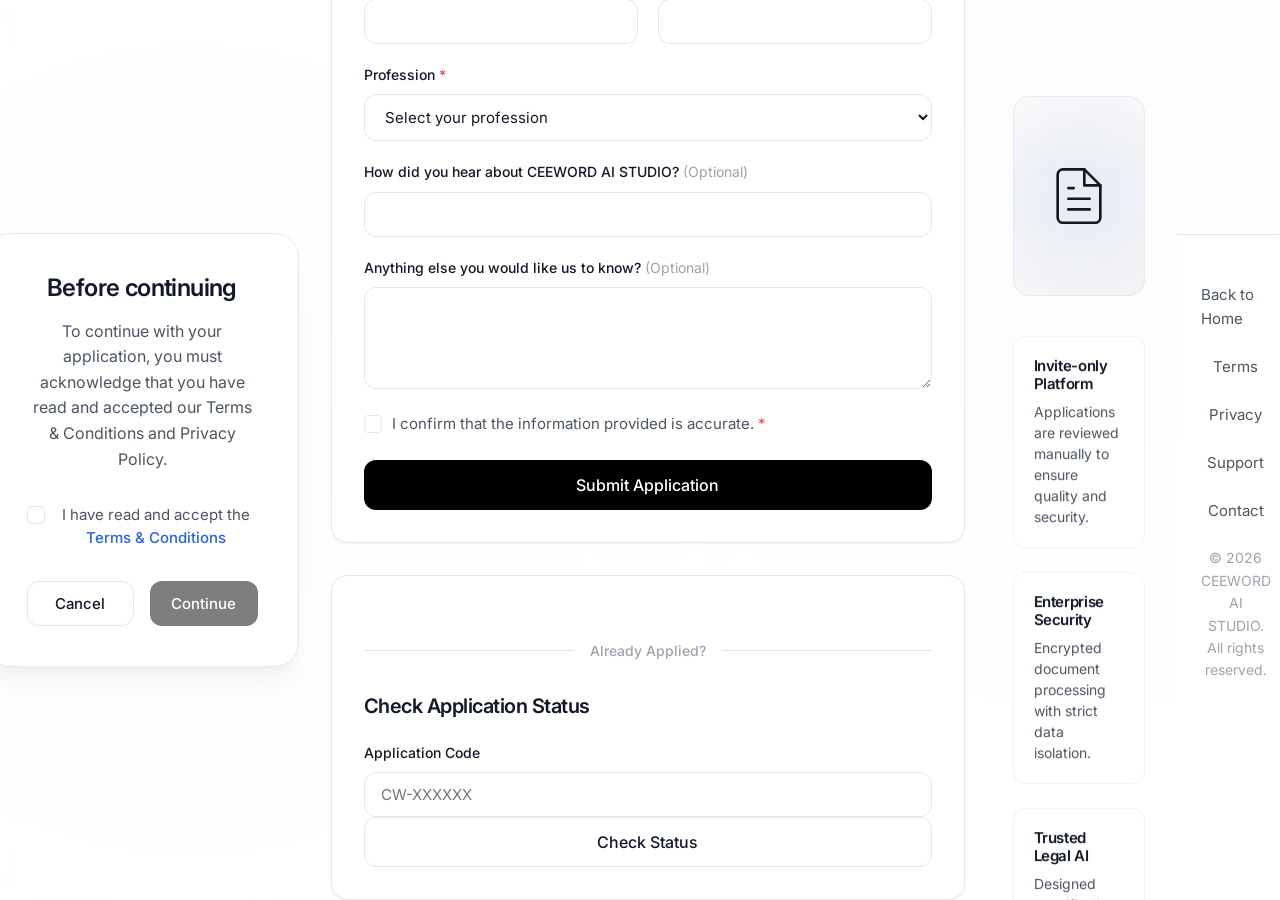
<file: getstarted.html>
<!DOCTYPE html>
<html lang="en">
<head>
    <meta charset="UTF-8">
    <meta name="viewport" content="width=device-width, initial-scale=1.0">
    <meta http-equiv="X-UA-Compatible" content="IE=edge">
    
    <!-- Primary Meta Tags -->
    <title>Get Started | CEEWORD AI STUDIO</title>
    <meta name="title" content="Get Started | CEEWORD AI STUDIO">
    <meta name="description" content="Request early access to CEEWORD AI STUDIO. Invite-only platform for legal professionals, firms, and organizations.">
    <meta name="robots" content="noindex, follow">
    <link rel="canonical" href="https://ceeword.com/getstarted.html">

    <!-- Favicon & Icons -->
    <link rel="icon" href="https://ceewordcom.vercel.app/fevi.jpg" type="image/jpeg">
    <link rel="apple-touch-icon" href="https://ceewordcom.vercel.app/fevi.jpg">
    <meta name="theme-color" content="#000000">

    <!-- Open Graph / Facebook -->
    <meta property="og:type" content="website">
    <meta property="og:url" content="https://ceeword.com/getstarted.html">
    <meta property="og:title" content="Get Started | CEEWORD AI STUDIO">
    <meta property="og:description" content="Request early access to the premier AI-powered legal document intelligence platform.">
    <meta property="og:image" content="https://ceewordcom.vercel.app/og-image.jpg">

    <!-- Twitter -->
    <meta property="twitter:card" content="summary_large_image">
    <meta property="twitter:url" content="https://ceeword.com/getstarted.html">
    <meta property="twitter:title" content="Get Started | CEEWORD AI STUDIO">
    <meta property="twitter:description" content="Request early access to the premier AI-powered legal document intelligence platform.">
    <meta property="twitter:image" content="https://ceewordcom.vercel.app/og-image.jpg">

    <!-- Typography -->
    <link rel="preconnect" href="https://fonts.googleapis.com">
    <link rel="preconnect" href="https://fonts.gstatic.com" crossorigin>
    <link href="https://fonts.googleapis.com/css2?family=Inter:wght@300;400;500;600;700&display=swap" rel="stylesheet">

    <!-- Stylesheet -->
    <link rel="stylesheet" href="style.css">
</head>
<body>

    <!-- Background Animation -->
    <div class="floating-bg"></div>

    <!-- Mandatory Modal -->
    <div class="modal-overlay" id="termsModal" aria-modal="true" role="dialog" aria-labelledby="modal-title">
        <div class="modal-content reveal">
            <h2 id="modal-title" class="modal-title">Before continuing</h2>
            <p class="modal-text">To continue with your application, you must acknowledge that you have read and accepted our Terms & Conditions and Privacy Policy.</p>
            
            <label class="checkbox-container">
                <input type="checkbox" id="termsCheckbox">
                <span class="checkmark"></span>
                <span class="checkbox-label">I have read and accept the <a href="index.html#disclaimer" class="blue-link">Terms & Conditions</a></span>
            </label>

            <div class="modal-actions">
                <button class="btn btn-secondary" id="cancelBtn">Cancel</button>
                <button class="btn btn-primary" id="continueBtn" disabled>Continue</button>
            </div
        </div>
    </div>

    <!-- Main Layout -->
    <div class="page-container">
        
        <!-- Left Column: Forms -->
        <main class="main-content">
            <header class="page-header reveal">
                <span class="label">Early Access</span>
                <h1>Request Early Access</h1>
                <p>CEEWORD AI STUDIO currently operates as an invite-only platform. Applications are reviewed manually to ensure the platform is used responsibly by legal professionals, firms and organizations.</p>
                <p class="subtle-text">Most applications receive a response within approximately seven business days.</p>
            </header>

            <!-- Application Form -->
            <section class="form-card reveal delay-100" id="applicationFormSection">
                <h2>Application Form</h2>
                <form id="applicationForm" novalidate>
                    <div class="form-grid">
                        <div class="form-group">
                            <label for="fullName">Full Name <span class="required">*</span></label>
                            <input type="text" id="fullName" name="fullName" required autocomplete="name">
                        </div>
                        <div class="form-group">
                            <label for="country">Country <span class="required">*</span></label>
                            <input type="text" id="country" name="country" required autocomplete="country">
                        </div>
                        <div class="form-group">
                            <label for="email">Email Address <span class="required">*</span></label>
                            <input type="email" id="email" name="email" required autocomplete="email">
                        </div>
                        <div class="form-group">
                            <label for="mobile">Mobile Number <span class="required">*</span></label>
                            <input type="tel" id="mobile" name="mobile" required autocomplete="tel">
                        </div>
                        <div class="form-group full-width">
                            <label for="profession">Profession <span class="required">*</span></label>
                            <select id="profession" name="profession" required>
                                <option value="" disabled selected>Select your profession</option>
                                <option value="lawyer">Lawyer</option>
                                <option value="advocate">Advocate</option>
                                <option value="legal_firm">Legal Firm</option>
                                <option value="corporate_counsel">Corporate Counsel</option>
                                <option value="law_student">Law Student</option>
                                <option value="paralegal">Paralegal</option>
                                <option value="legal_researcher">Legal Researcher</option>
                                <option value="business_owner">Business Owner</option>
                                <option value="other">Other</option>
                            </select>
                        </div>
                        <div class="form-group full-width">
                            <label for="hearAbout">How did you hear about CEEWORD AI STUDIO? <span class="optional">(Optional)</span></label>
                            <input type="text" id="hearAbout" name="hearAbout" autocomplete="off">
                        </div>
                        <div class="form-group full-width">
                            <label for="additionalInfo">Anything else you would like us to know? <span class="optional">(Optional)</span></label>
                            <textarea id="additionalInfo" name="additionalInfo" rows="4"></textarea>
                        </div>
                    </div>

                    <label class="checkbox-container mt-4">
                        <input type="checkbox" id="accuracyCheckbox" required>
                        <span class="checkmark"></span>
                        <span class="checkbox-label">I confirm that the information provided is accurate. <span class="required">*</span></span>
                    </label>

                    <button type="submit" class="btn btn-primary btn-large mt-4" id="submitAppBtn">
                        <span class="btn-text">Submit Application</span>
                        <span class="btn-loader" hidden></span>
                    </button>
                </form>
            </section>

            <!-- Status Checker -->
            <section class="form-card reveal delay-200" id="statusCheckerSection">
                <div class="divider"><span>Already Applied?</span></div>
                <h2>Check Application Status</h2>
                <form id="statusForm">
                    <div class="form-group">
                        <label for="appCode">Application Code</label>
                        <input type="text" id="appCode" name="appCode" placeholder="CW-XXXXXX" pattern="CW-[A-Z0-9]+" required>
                    </div>
                    <button type="submit" class="btn btn-secondary btn-large" id="checkStatusBtn">
                        <span class="btn-text">Check Status</span>
                        <span class="btn-loader" hidden></span>
                    </button>
                </form>

                <!-- Status Results (Hidden by default) -->
                <div id="statusResult" class="status-result" hidden>
                    <!-- Dynamically populated by JS -->
                </div>
            </section>

            <!-- Login Section -->
            <section class="form-card reveal delay-300" id="loginSection">
                <div class="divider"><span>Already have an account?</span></div>
                <h2>Login</h2>
                <form id="loginForm">
                    <div class="form-group">
                        <label for="loginEmail">Email</label>
                        <input type="email" id="loginEmail" name="loginEmail" required autocomplete="email">
                    </div>
                    <div class="form-group">
                        <label for="loginPassword">Password</label>
                        <input type="password" id="loginPassword" name="loginPassword" required autocomplete="current-password">
                    </div>
                    <div class="form-row">
                        <label class="checkbox-container">
                            <input type="checkbox" name="remember">
                            <span class="checkmark"></span>
                            <span class="checkbox-label">Remember Me</span>
                        </label>
                        <a href="#" class="blue-link subtle">Forgot Password?</a>
                    </div>
                    <button type="submit" class="btn btn-primary btn-large mt-4" id="loginBtn">
                        <span class="btn-text">Login</span>
                        <span class="btn-loader" hidden></span>
                    </button>
                </form>
            </section>
        </main>

        <!-- Right Column: Info Panel (Desktop) -->
        <aside class="info-panel">
            <div class="sticky-container">
                <div class="illustration-placeholder reveal">
                    <div class="abstract-shape"></div>
                    <div class="abstract-shape shape-2"></div>
                    <svg width="64" height="64" viewBox="0 0 24 24" fill="none" stroke="currentColor" stroke-width="1" stroke-linecap="round" stroke-linejoin="round" style="color: var(--text-primary); z-index: 2;">
                        <path d="M14 2H6a2 2 0 0 0-2 2v16a2 2 0 0 0 2 2h12a2 2 0 0 0 2-2V8z"></path>
                        <polyline points="14 2 14 8 20 8"></polyline>
                        <line x1="16" y1="13" x2="8" y2="13"></line>
                        <line x1="16" y1="17" x2="8" y2="17"></line>
                        <polyline points="10 9 9 9 8 9"></polyline>
                    </svg>
                </div>

                <div class="info-card reveal delay-100">
                    <h4>Invite-only Platform</h4>
                    <p>Applications are reviewed manually to ensure quality and security.</p>
                </div>
                <div class="info-card reveal delay-200">
                    <h4>Enterprise Security</h4>
                    <p>Encrypted document processing with strict data isolation.</p>
                </div>
                <div class="info-card reveal delay-300">
                    <h4>Trusted Legal AI</h4>
                    <p>Designed specifically for lawyers and legal professionals.</p>
                </div>
                <div class="info-card reveal delay-400">
                    <h4>Professional Support</h4>
                    <p>Priority onboarding and dedicated support after approval.</p>
                </div>
            </div>
        </aside>
    </div>

    <!-- Footer -->
    <footer class="footer">
        <div class="container">
            <div class="footer-links">
                <a href="index.html">Back to Home</a>
                <a href="index.html#disclaimer">Terms</a>
                <a href="#">Privacy</a>
                <a href="#">Support</a>
                <a href="#">Contact</a>
            </div>
            <p class="copyright">&copy; 2026 CEEWORD AI STUDIO. All rights reserved.</p>
        </div>
    </footer>

    <!-- JavaScript -->
    <script src="script.js"></script>
</body>
</html>
</file>
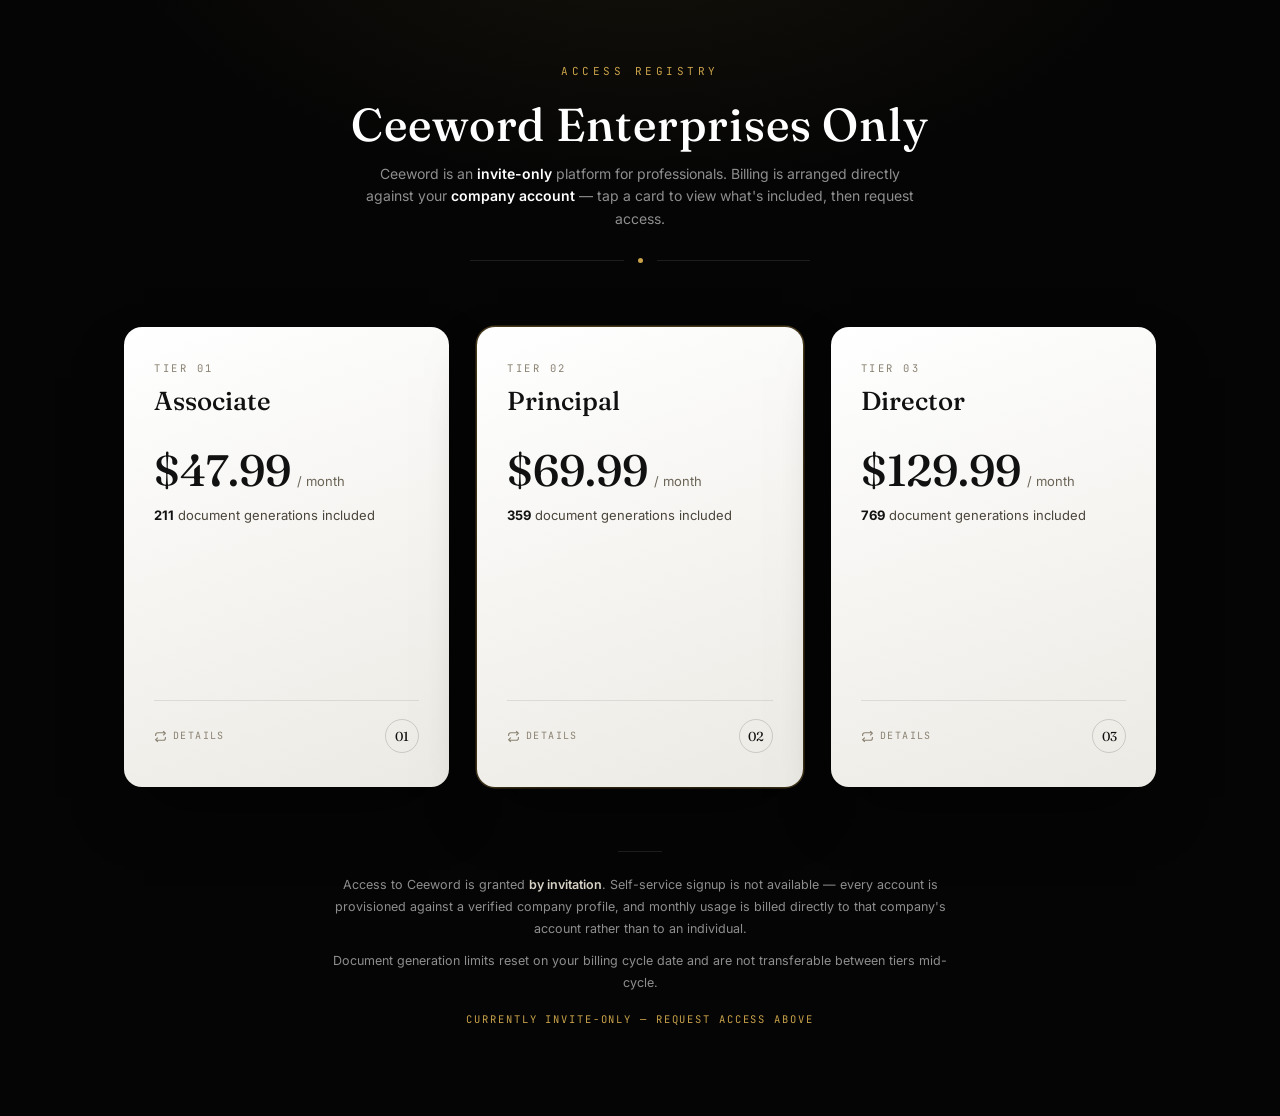
<file: pricing.html>
<!DOCTYPE html>
<html lang="en">
<head>
<meta charset="UTF-8">
<meta name="viewport" content="width=device-width, initial-scale=1.0">
<title>Ceeword Enterprises — Access Tiers</title>
<link rel="preconnect" href="https://fonts.googleapis.com">
<link href="https://fonts.googleapis.com/css2?family=Fraunces:opsz,wght@9..144,400;9..144,500;9..144,600&family=Inter:wght@400;500;600;700&family=JetBrains+Mono:wght@400;500&display=swap" rel="stylesheet">
<style>
  :root{
    --ink:#050505;
    --panel:#0c0c0c;
    --hairline: rgba(255,255,255,0.10);
    --gold:#c9a24a;
    --gold-dim: rgba(201,162,74,0.35);
    --card-top:#ffffff;
    --card-bot:#eceae4;
    --card-text:#111111;
    --muted-on-black: rgba(255,255,255,0.55);
  }

  *{box-sizing:border-box;}
  html,body{margin:0;padding:0;}

  body{
    background:
      radial-gradient(ellipse 900px 500px at 50% -10%, rgba(201,162,74,0.09), transparent 60%),
      var(--ink);
    color:#fff;
    font-family:'Inter', sans-serif;
    min-height:100vh;
    overflow-x:hidden;
    -webkit-font-smoothing:antialiased;
  }

  /* ============ TOP MARK ============ */
  .mark{
    text-align:center;
    padding:64px 24px 8px;
  }
  .mark .eyebrow{
    font-family:'JetBrains Mono', monospace;
    font-size:11px;
    letter-spacing:0.32em;
    text-transform:uppercase;
    color:var(--gold);
    margin-bottom:18px;
  }
  .mark h1{
    font-family:'Fraunces', serif;
    font-weight:500;
    font-size:clamp(28px, 4.4vw, 46px);
    letter-spacing:0.02em;
    color:#ffffff;
    margin:0 0 10px;
  }
  .mark .sub{
    font-size:14px;
    color:var(--muted-on-black);
    max-width:560px;
    margin:0 auto;
    line-height:1.6;
  }
  .mark .sub strong{color:#fff; font-weight:600;}

  .divider-row{
    display:flex;
    align-items:center;
    gap:14px;
    max-width:340px;
    margin:28px auto 0;
  }
  .divider-row .line{flex:1; height:1px; background:var(--hairline);}
  .divider-row .dot{width:5px; height:5px; border-radius:50%; background:var(--gold);}

  /* ============ CARD GRID ============ */
  .grid{
    display:grid;
    grid-template-columns:repeat(3, minmax(0,1fr));
    gap:28px;
    max-width:1080px;
    margin:56px auto 0;
    padding:0 24px;
  }

  .scene{
    perspective:1800px;
    min-height:460px;
  }

  .card{
    position:relative;
    width:100%;
    height:460px;
    transform-style:preserve-3d;
    transition:transform 0.75s cubic-bezier(.2,.9,.25,1);
    cursor:pointer;
  }
  .scene.flipped .card{
    transform:rotateY(180deg);
  }
  .scene:not(.flipped):hover .card{
    transform:rotateY(6deg) rotateX(1deg) translateY(-4px);
  }

  .face{
    position:absolute;
    inset:0;
    border-radius:18px;
    backface-visibility:hidden;
    -webkit-backface-visibility:hidden;
    display:flex;
    flex-direction:column;
    padding:34px 30px;
    background:linear-gradient(160deg, var(--card-top) 0%, var(--card-bot) 100%);
    color:var(--card-text);
    box-shadow:0 30px 60px -20px rgba(0,0,0,0.65), 0 0 0 1px rgba(0,0,0,0.04);
  }

  .face.back{
    transform:rotateY(180deg);
    justify-content:space-between;
  }

  /* front */
  .tier-label{
    font-family:'JetBrains Mono', monospace;
    font-size:10.5px;
    letter-spacing:0.24em;
    text-transform:uppercase;
    color:#8a8272;
  }
  .tier-name{
    font-family:'Fraunces', serif;
    font-weight:500;
    font-size:26px;
    margin:10px 0 26px;
    color:#111;
  }
  .price-row{
    display:flex;
    align-items:baseline;
    gap:6px;
    margin-bottom:4px;
  }
  .price{
    font-family:'Fraunces', serif;
    font-size:44px;
    font-weight:500;
  }
  .price-cycle{
    font-size:13px;
    color:#6b6558;
  }
  .limit-line{
    font-size:13px;
    color:#4a453b;
    margin-bottom:auto;
    padding-top:6px;
  }
  .limit-line .num{
    font-weight:700;
    color:#111;
  }

  .front-foot{
    display:flex;
    align-items:center;
    justify-content:space-between;
    border-top:1px solid rgba(0,0,0,0.09);
    padding-top:18px;
    margin-top:22px;
  }
  .flip-hint{
    font-family:'JetBrains Mono', monospace;
    font-size:10px;
    letter-spacing:0.14em;
    text-transform:uppercase;
    color:#8a8272;
    display:flex;
    align-items:center;
    gap:6px;
  }
  .flip-hint svg{width:13px; height:13px;}
  .seal{
    width:34px; height:34px;
    border-radius:50%;
    border:1px solid rgba(0,0,0,0.15);
    display:flex; align-items:center; justify-content:center;
    font-family:'Fraunces', serif;
    font-size:13px;
    color:#111;
  }

  /* back */
  .back-head .tier-label{color:#8a8272;}
  .back-head .tier-name{margin:8px 0 0; font-size:20px;}

  .feature-list{
    list-style:none;
    margin:20px 0 0;
    padding:0;
    display:flex;
    flex-direction:column;
    gap:11px;
  }
  .feature-list li{
    font-size:13px;
    color:#2b2820;
    display:flex;
    align-items:flex-start;
    gap:9px;
    line-height:1.45;
  }
  .feature-list li svg{
    width:13px; height:13px;
    flex-shrink:0;
    margin-top:2px;
    color:var(--gold);
  }

  .cta-btn{
    appearance:none;
    border:none;
    width:100%;
    padding:14px 18px;
    border-radius:9px;
    background:#111111;
    color:#fff;
    font-family:'Inter', sans-serif;
    font-weight:600;
    font-size:13px;
    letter-spacing:0.02em;
    cursor:pointer;
    transition:background 0.2s ease, transform 0.15s ease;
    display:flex;
    align-items:center;
    justify-content:center;
    gap:8px;
    margin-top:20px;
  }
  .cta-btn:hover{background:#c9a24a; color:#111;}
  .cta-btn:active{transform:scale(0.98);}
  .cta-btn[disabled]{opacity:0.6; cursor:progress;}

  .cta-status{
    font-family:'JetBrains Mono', monospace;
    font-size:10.5px;
    letter-spacing:0.03em;
    color:#6b6558;
    min-height:14px;
    margin-top:10px;
    text-align:center;
  }
  .cta-status.ok{color:#2f6d3f;}
  .cta-status.err{color:#8a3232;}

  /* mid tier gets subtle gold rim to mark "recommended" without a badge cliché */
  .scene[data-tier="growth"] .face{
    box-shadow:0 30px 60px -20px rgba(0,0,0,0.65), 0 0 0 1.5px var(--gold-dim);
  }

  /* ============ FOOTNOTE ============ */
  .footnote{
    max-width:680px;
    margin:64px auto 0;
    padding:0 24px 90px;
    text-align:center;
  }
  .footnote .rule{
    width:44px; height:1px;
    background:var(--hairline);
    margin:0 auto 22px;
  }
  .footnote p{
    font-size:12.5px;
    line-height:1.75;
    color:var(--muted-on-black);
    margin:0 0 10px;
  }
  .footnote p strong{color:#d8d3c6; font-weight:600;}
  .footnote .invite{
    font-family:'JetBrains Mono', monospace;
    font-size:10.5px;
    letter-spacing:0.18em;
    text-transform:uppercase;
    color:var(--gold);
    margin-top:18px;
  }

  @media (max-width:860px){
    .grid{grid-template-columns:1fr; max-width:400px;}
  }

  @media (prefers-reduced-motion: reduce){
    .card, .scene:not(.flipped):hover .card{transition:none; transform:none;}
    .scene.flipped .card{transition:none;}
  }
</style>
</head>
<body>

  <div class="mark">
    <div class="eyebrow">Access Registry</div>
    <h1>Ceeword Enterprises Only</h1>
    <p class="sub">Ceeword is an <strong>invite-only</strong> platform for professionals. Billing is arranged directly against your <strong>company account</strong> — tap a card to view what's included, then request access.</p>
    <div class="divider-row"><div class="line"></div><div class="dot"></div><div class="line"></div></div>
  </div>

  <main class="grid" id="pricing-grid">

    <!-- TIER 1 -->
    <div class="scene" data-tier="starter">
      <div class="card" data-flip-target>
        <div class="face front">
          <div class="tier-label">Tier 01</div>
          <div class="tier-name">Associate</div>
          <div class="price-row"><span class="price">$47.99</span><span class="price-cycle">/ month</span></div>
          <div class="limit-line"><span class="num">211</span> document generations included</div>
          <div class="front-foot">
            <div class="flip-hint">
              <svg viewBox="0 0 24 24" fill="none" stroke="currentColor" stroke-width="2"><path d="M17 2l4 4-4 4M3 11V9a4 4 0 0 1 4-4h14M7 22l-4-4 4-4M21 13v2a4 4 0 0 1-4 4H3"/></svg>
              details
            </div>
            <div class="seal">01</div>
          </div>
        </div>
        <div class="face back">
          <div class="back-head">
            <div class="tier-label">Tier 01 — Associate</div>
            <div class="tier-name">$47.99 / month</div>
            <ul class="feature-list">
              <li><svg viewBox="0 0 24 24" fill="none" stroke="currentColor" stroke-width="2.5"><path d="M20 6L9 17l-5-5"/></svg>211 document generations / month</li>
              <li><svg viewBox="0 0 24 24" fill="none" stroke="currentColor" stroke-width="2.5"><path d="M20 6L9 17l-5-5"/></svg>Standard generation queue</li>
              <li><svg viewBox="0 0 24 24" fill="none" stroke="currentColor" stroke-width="2.5"><path d="M20 6L9 17l-5-5"/></svg>Direct company account billing</li>
              <li><svg viewBox="0 0 24 24" fill="none" stroke="currentColor" stroke-width="2.5"><path d="M20 6L9 17l-5-5"/></svg>Single-seat invite</li>
            </ul>
          </div>
          <div>
            <button class="cta-btn" data-plan="starter" data-price="47.99" data-limit="211">Request Access</button>
            <div class="cta-status" data-status></div>
          </div>
        </div>
      </div>
    </div>

    <!-- TIER 2 -->
    <div class="scene" data-tier="growth">
      <div class="card" data-flip-target>
        <div class="face front">
          <div class="tier-label">Tier 02</div>
          <div class="tier-name">Principal</div>
          <div class="price-row"><span class="price">$69.99</span><span class="price-cycle">/ month</span></div>
          <div class="limit-line"><span class="num">359</span> document generations included</div>
          <div class="front-foot">
            <div class="flip-hint">
              <svg viewBox="0 0 24 24" fill="none" stroke="currentColor" stroke-width="2"><path d="M17 2l4 4-4 4M3 11V9a4 4 0 0 1 4-4h14M7 22l-4-4 4-4M21 13v2a4 4 0 0 1-4 4H3"/></svg>
              details
            </div>
            <div class="seal">02</div>
          </div>
        </div>
        <div class="face back">
          <div class="back-head">
            <div class="tier-label">Tier 02 — Principal</div>
            <div class="tier-name">$69.99 / month</div>
            <ul class="feature-list">
              <li><svg viewBox="0 0 24 24" fill="none" stroke="currentColor" stroke-width="2.5"><path d="M20 6L9 17l-5-5"/></svg>359 document generations / month</li>
              <li><svg viewBox="0 0 24 24" fill="none" stroke="currentColor" stroke-width="2.5"><path d="M20 6L9 17l-5-5"/></svg>Priority generation queue</li>
              <li><svg viewBox="0 0 24 24" fill="none" stroke="currentColor" stroke-width="2.5"><path d="M20 6L9 17l-5-5"/></svg>Direct company account billing</li>
              <li><svg viewBox="0 0 24 24" fill="none" stroke="currentColor" stroke-width="2.5"><path d="M20 6L9 17l-5-5"/></svg>Up to 3 linked seats</li>
            </ul>
          </div>
          <div>
            <button class="cta-btn" data-plan="growth" data-price="69.99" data-limit="359">Request Access</button>
            <div class="cta-status" data-status></div>
          </div>
        </div>
      </div>
    </div>

    <!-- TIER 3 -->
    <div class="scene" data-tier="enterprise">
      <div class="card" data-flip-target>
        <div class="face front">
          <div class="tier-label">Tier 03</div>
          <div class="tier-name">Director</div>
          <div class="price-row"><span class="price">$129.99</span><span class="price-cycle">/ month</span></div>
          <div class="limit-line"><span class="num">769</span> document generations included</div>
          <div class="front-foot">
            <div class="flip-hint">
              <svg viewBox="0 0 24 24" fill="none" stroke="currentColor" stroke-width="2"><path d="M17 2l4 4-4 4M3 11V9a4 4 0 0 1 4-4h14M7 22l-4-4 4-4M21 13v2a4 4 0 0 1-4 4H3"/></svg>
              details
            </div>
            <div class="seal">03</div>
          </div>
        </div>
        <div class="face back">
          <div class="back-head">
            <div class="tier-label">Tier 03 — Director</div>
            <div class="tier-name">$129.99 / month</div>
            <ul class="feature-list">
              <li><svg viewBox="0 0 24 24" fill="none" stroke="currentColor" stroke-width="2.5"><path d="M20 6L9 17l-5-5"/></svg>769 document generations / month</li>
              <li><svg viewBox="0 0 24 24" fill="none" stroke="currentColor" stroke-width="2.5"><path d="M20 6L9 17l-5-5"/></svg>Dedicated generation lane</li>
              <li><svg viewBox="0 0 24 24" fill="none" stroke="currentColor" stroke-width="2.5"><path d="M20 6L9 17l-5-5"/></svg>Direct company account billing</li>
              <li><svg viewBox="0 0 24 24" fill="none" stroke="currentColor" stroke-width="2.5"><path d="M20 6L9 17l-5-5"/></svg>Unlimited linked seats</li>
            </ul>
          </div>
          <div>
            <button class="cta-btn" data-plan="enterprise" data-price="129.99" data-limit="769">Request Access</button>
            <div class="cta-status" data-status></div>
          </div>
        </div>
      </div>
    </div>

  </main>

  <div class="footnote">
    <div class="rule"></div>
    <p>Access to Ceeword is granted <strong>by invitation</strong>. Self-service signup is not available — every account is provisioned against a verified company profile, and monthly usage is billed directly to that company's account rather than to an individual.</p>
    <p>Document generation limits reset on your billing cycle date and are not transferable between tiers mid-cycle.</p>
    <div class="invite">Currently invite-only — request access above</div>
  </div>

  <script src="main.js"></script>
</body>
</html>
</file>
<file: style.css>
/* =========================================
   CSS VARIABLES & RESET
   ========================================= */
:root {
    --bg-primary: #ffffff;
    --bg-secondary: #f9fafb;
    --bg-tertiary: #f3f4f6;
    --text-primary: #111827;
    --text-secondary: #4b5563;
    --text-tertiary: #9ca3af;
    --accent: #000000;
    --accent-hover: #1f2937;
    --accent-blue: #2563eb;
    --accent-blue-hover: #1d4ed8;
    --success: #10b981;
    --error: #ef4444;
    --border: #e5e7eb;
    --border-light: #f3f4f6;
    --shadow-sm: 0 1px 2px 0 rgba(0, 0, 0, 0.05);
    --shadow-md: 0 4px 6px -1px rgba(0, 0, 0, 0.05), 0 2px 4px -1px rgba(0, 0, 0, 0.03);
    --shadow-lg: 0 10px 15px -3px rgba(0, 0, 0, 0.05), 0 4px 6px -2px rgba(0, 0, 0, 0.025);
    --shadow-xl: 0 20px 25px -5px rgba(0, 0, 0, 0.05), 0 10px 10px -5px rgba(0, 0, 0, 0.02);
    --radius-sm: 0.375rem;
    --radius-md: 0.75rem;
    --radius-lg: 1rem;
    --radius-xl: 1.5rem;
    --transition: all 0.3s cubic-bezier(0.4, 0, 0.2, 1);
    --font-sans: 'Inter', system-ui, -apple-system, sans-serif;
}

*, *::before, *::after {
    box-sizing: border-box;
    margin: 0;
    padding: 0;
}

html {
    scroll-behavior: smooth;
    -webkit-font-smoothing: antialiased;
}

body {
    font-family: var(--font-sans);
    background-color: var(--bg-primary);
    color: var(--text-primary);
    line-height: 1.6;
    overflow-x: hidden;
    position: relative;
}

/* =========================================
   ANIMATED BACKGROUND
   ========================================= */
.floating-bg {
    position: fixed;
    inset: 0;
    z-index: -1;
    background: 
        radial-gradient(circle at 15% 50%, rgba(37, 99, 235, 0.03) 0%, transparent 50%),
        radial-gradient(circle at 85% 30%, rgba(0, 0, 0, 0.02) 0%, transparent 50%);
    animation: floatBg 20s ease-in-out infinite;
}

@keyframes floatBg {
    0%, 100% { transform: translate(0, 0); }
    50% { transform: translate(-20px, 20px); }
}

/* =========================================
   UTILITIES & TYPOGRAPHY
   ========================================= */
.container {
    width: 100%;
    max-width: 1280px;
    margin: 0 auto;
    padding: 0 1.5rem;
}

.label {
    display: inline-block;
    font-size: 0.75rem;
    font-weight: 600;
    text-transform: uppercase;
    letter-spacing: 0.05em;
    color: var(--text-secondary);
    margin-bottom: 0.75rem;
}

h1, h2, h3, h4 {
    line-height: 1.2;
    font-weight: 600;
    letter-spacing: -0.025em;
}

.blue-link {
    color: var(--accent-blue);
    text-decoration: none;
    font-weight: 500;
    transition: var(--transition);
}

.blue-link:hover {
    color: var(--accent-blue-hover);
    text-decoration: underline;
}

.subtle-text {
    color: var(--text-secondary);
    font-size: 0.9375rem;
}

.required { color: var(--error); }
.optional { color: var(--text-tertiary); font-weight: 400; font-size: 0.875rem; }
.mt-4 { margin-top: 1.5rem; }

/* =========================================
   BUTTONS & INTERACTIONS
   ========================================= */
.btn {
    display: inline-flex;
    align-items: center;
    justify-content: center;
    padding: 0.75rem 1.5rem;
    font-size: 0.9375rem;
    font-weight: 500;
    border-radius: var(--radius-md);
    text-decoration: none;
    transition: var(--transition);
    cursor: pointer;
    border: 1px solid transparent;
    position: relative;
    overflow: hidden;
    font-family: var(--font-sans);
}

.btn-primary {
    background-color: var(--accent);
    color: white;
}

.btn-primary:hover:not(:disabled) {
    background-color: var(--accent-hover);
    transform: translateY(-1px);
    box-shadow: var(--shadow-md);
}

.btn-primary:disabled {
    opacity: 0.5;
    cursor: not-allowed;
}

.btn-secondary {
    background-color: transparent;
    color: var(--text-primary);
    border-color: var(--border);
}

.btn-secondary:hover {
    background-color: var(--bg-secondary);
    border-color: var(--text-tertiary);
}

.btn-large {
    width: 100%;
    padding: 0.875rem 1.5rem;
    font-size: 1rem;
}

/* Ripple Effect */
.ripple {
    position: absolute;
    border-radius: 50%;
    background: rgba(255, 255, 255, 0.3);
    transform: scale(0);
    animation: ripple-animation 0.6s linear;
    pointer-events: none;
}

@keyframes ripple-animation {
    to { transform: scale(4); opacity: 0; }
}

/* Loader */
.btn-loader {
    width: 20px;
    height: 20px;
    border: 2px solid rgba(255,255,255,0.3);
    border-top-color: white;
    border-radius: 50%;
    animation: spin 0.8s linear infinite;
    margin-left: 0.5rem;
}

.btn-secondary .btn-loader {
    border-color: rgba(0,0,0,0.1);
    border-top-color: var(--text-primary);
}

@keyframes spin { to { transform: rotate(360deg); } }

/* =========================================
   MODAL
   ========================================= */
.modal-overlay {
    position: fixed;
    inset: 0;
    background: rgba(255, 255, 255, 0.6);
    backdrop-filter: blur(8px);
    -webkit-backdrop-filter: blur(8px);
    z-index: 9999;
    display: flex;
    align-items: center;
    justify-content: center;
    padding: 1.5rem;
}

.modal-content {
    background: var(--bg-primary);
    border: 1px solid var(--border);
    border-radius: var(--radius-xl);
    padding: 2.5rem;
    max-width: 480px;
    width: 100%;
    box-shadow: var(--shadow-xl);
    text-align: center;
}

.modal-title {
    font-size: 1.5rem;
    margin-bottom: 1rem;
}

.modal-text {
    color: var(--text-secondary);
    margin-bottom: 2rem;
    line-height: 1.6;
}

.modal-actions {
    display: flex;
    gap: 1rem;
    margin-top: 2rem;
}

.modal-actions .btn {
    flex: 1;
}

/* =========================================
   LAYOUT
   ========================================= */
.page-container {
    display: grid;
    grid-template-columns: 1fr;
    gap: 3rem;
    max-width: 1280px;
    margin: 0 auto;
    padding: 4rem 1.5rem;
}

@media (min-width: 1024px) {
    .page-container {
        grid-template-columns: 1.2fr 0.8fr;
        padding: 6rem 2rem;
    }
}

.main-content {
    display: flex;
    flex-direction: column;
    gap: 2rem;
}

.page-header {
    margin-bottom: 1rem;
}

.page-header h1 {
    font-size: clamp(2rem, 4vw, 2.5rem);
    margin-bottom: 1rem;
}

.page-header p {
    color: var(--text-secondary);
    font-size: 1.125rem;
    max-width: 600px;
}

/* =========================================
   FORMS & CARDS
   ========================================= */
.form-card {
    background: var(--bg-primary);
    border: 1px solid var(--border);
    border-radius: var(--radius-lg);
    padding: 2rem;
    box-shadow: var(--shadow-sm);
    transition: var(--transition);
}

.form-card:hover {
    box-shadow: var(--shadow-md);
    border-color: var(--text-tertiary);
}

.form-card h2 {
    font-size: 1.25rem;
    margin-bottom: 1.5rem;
}

.form-grid {
    display: grid;
    grid-template-columns: 1fr;
    gap: 1.25rem;
}

@media (min-width: 640px) {
    .form-grid {
        grid-template-columns: repeat(2, 1fr);
    }
}

.full-width {
    grid-column: 1 / -1;
}

.form-group {
    display: flex;
    flex-direction: column;
    gap: 0.5rem;
}

.form-group label {
    font-size: 0.875rem;
    font-weight: 500;
    color: var(--text-primary);
}

.form-group input,
.form-group select,
.form-group textarea {
    padding: 0.75rem 1rem;
    border: 1px solid var(--border);
    border-radius: var(--radius-md);
    font-size: 0.9375rem;
    font-family: var(--font-sans);
    color: var(--text-primary);
    background: var(--bg-primary);
    transition: var(--transition);
}

.form-group input:focus,
.form-group select:focus,
.form-group textarea:focus {
    outline: none;
    border-color: var(--accent-blue);
    box-shadow: 0 0 0 3px rgba(37, 99, 235, 0.1);
}

.form-group textarea {
    resize: vertical;
    min-height: 100px;
}

/* Checkbox */
.checkbox-container {
    display: flex;
    align-items: flex-start;
    gap: 0.75rem;
    cursor: pointer;
    font-size: 0.9375rem;
    color: var(--text-secondary);
    position: relative;
    padding-left: 28px;
    user-select: none;
}

.checkbox-container input {
    position: absolute;
    opacity: 0;
    cursor: pointer;
    height: 0;
    width: 0;
}

.checkmark {
    position: absolute;
    left: 0;
    top: 2px;
    height: 18px;
    width: 18px;
    background-color: var(--bg-primary);
    border: 1px solid var(--border);
    border-radius: 4px;
    transition: var(--transition);
}

.checkbox-container:hover input ~ .checkmark {
    border-color: var(--text-tertiary);
}

.checkbox-container input:checked ~ .checkmark {
    background-color: var(--accent);
    border-color: var(--accent);
}

.checkmark:after {
    content: "";
    position: absolute;
    display: none;
    left: 6px;
    top: 2px;
    width: 4px;
    height: 9px;
    border: solid white;
    border-width: 0 2px 2px 0;
    transform: rotate(45deg);
}

.checkbox-container input:checked ~ .checkmark:after {
    display: block;
}

.checkbox-label {
    line-height: 1.5;
}

.form-row {
    display: flex;
    justify-content: space-between;
    align-items: center;
    margin-top: 1rem;
}

.form-row .checkbox-container {
    padding-left: 28px;
    font-size: 0.875rem;
}

/* Divider */
.divider {
    display: flex;
    align-items: center;
    text-align: center;
    margin: 2rem 0;
    color: var(--text-tertiary);
    font-size: 0.875rem;
    font-weight: 500;
}

.divider::before,
.divider::after {
    content: '';
    flex: 1;
    border-bottom: 1px solid var(--border);
}

.divider span {
    padding: 0 1rem;
}

/* =========================================
   STATUS RESULTS
   ========================================= */
.status-result {
    margin-top: 1.5rem;
    padding: 1.5rem;
    border-radius: var(--radius-md);
    animation: fadeIn 0.4s ease;
}

.status-result.pending {
    background: var(--bg-secondary);
    border: 1px solid var(--border);
    color: var(--text-secondary);
}

.status-result.rejected {
    background: #fef2f2;
    border: 1px solid #fecaca;
    color: #991b1b;
}

.status-result.approved {
    background: #f0fdf4;
    border: 1px solid #bbf7d0;
    color: #166534;
}

.approved-details {
    margin-top: 1rem;
    padding-top: 1rem;
    border-top: 1px solid rgba(16, 185, 129, 0.2);
    font-size: 0.9375rem;
}

.approved-details p {
    margin-bottom: 0.5rem;
    display: flex;
    justify-content: space-between;
}

.approved-details strong {
    color: var(--text-primary);
}

.notice-box {
    margin-top: 1rem;
    padding: 1rem;
    background: rgba(255, 255, 255, 0.6);
    border-radius: var(--radius-sm);
    font-size: 0.875rem;
    color: var(--text-secondary);
    border-left: 3px solid var(--success);
}

/* Success Animation */
.success-icon {
    width: 48px;
    height: 48px;
    margin-bottom: 1rem;
    color: var(--success);
}

.success-icon circle {
    stroke-dasharray: 166;
    stroke-dashoffset: 166;
    stroke-width: 2;
    stroke-miterlimit: 10;
    stroke: var(--success);
    fill: none;
    animation: stroke 0.6s cubic-bezier(0.65, 0, 0.45, 1) forwards;
}

.success-icon checkmark {
    width: 48px;
    height: 48px;
    border-radius: 50%;
    display: block;
    stroke-width: 2;
    stroke: #fff;
    stroke-miterlimit: 10;
    box-shadow: inset 0px 0px 0px var(--success);
    animation: fill .4s ease-in-out .4s forwards, scale .3s ease-in-out .9s both;
}

.success-icon checkmark__circle {
    stroke-dasharray: 166;
    stroke-dashoffset: 166;
    stroke-width: 2;
    stroke-miterlimit: 10;
    stroke: var(--success);
    fill: none;
    animation: stroke 0.6s cubic-bezier(0.65, 0, 0.45, 1) forwards;
}

.success-icon checkmark__check {
    transform-origin: 50% 50%;
    stroke-dasharray: 48;
    stroke-dashoffset: 48;
    animation: stroke 0.3s cubic-bezier(0.65, 0, 0.45, 1) 0.8s forwards;
}

@keyframes stroke { 100% { stroke-dashoffset: 0; } }
@keyframes fadeIn { from { opacity: 0; transform: translateY(10px); } to { opacity: 1; transform: translateY(0); } }

/* =========================================
   RIGHT SIDE PANEL
   ========================================= */
.info-panel {
    display: none;
}

@media (min-width: 1024px) {
    .info-panel {
        display: block;
    }
}

.sticky-container {
    position: sticky;
    top: 6rem;
    display: flex;
    flex-direction: column;
    gap: 1.5rem;
}

.illustration-placeholder {
    height: 200px;
    background: linear-gradient(135deg, var(--bg-secondary) 0%, var(--bg-tertiary) 100%);
    border-radius: var(--radius-lg);
    border: 1px solid var(--border);
    display: flex;
    align-items: center;
    justify-content: center;
    position: relative;
    overflow: hidden;
    margin-bottom: 1rem;
}

.abstract-shape {
    position: absolute;
    width: 150px;
    height: 150px;
    background: rgba(37, 99, 235, 0.05);
    border-radius: 50%;
    filter: blur(40px);
    animation: float 6s ease-in-out infinite;
}

.shape-2 {
    width: 100px;
    height: 100px;
    background: rgba(0, 0, 0, 0.03);
    animation-delay: -3s;
    right: 20%;
    top: 20%;
}

@keyframes float {
    0%, 100% { transform: translateY(0px); }
    50% { transform: translateY(-15px); }
}

.info-card {
    background: rgba(255, 255, 255, 0.7);
    backdrop-filter: blur(12px);
    -webkit-backdrop-filter: blur(12px);
    border: 1px solid rgba(229, 231, 235, 0.5);
    border-radius: var(--radius-md);
    padding: 1.25rem;
    transition: var(--transition);
}

.info-card:hover {
    transform: translateY(-2px);
    box-shadow: var(--shadow-md);
    border-color: var(--text-tertiary);
}

.info-card h4 {
    font-size: 0.9375rem;
    margin-bottom: 0.5rem;
    color: var(--text-primary);
}

.info-card p {
    font-size: 0.875rem;
    color: var(--text-secondary);
    line-height: 1.5;
}

/* =========================================
   FOOTER
   ========================================= */
.footer {
    border-top: 1px solid var(--border);
    padding: 3rem 0;
    margin-top: 4rem;
    background: var(--bg-primary);
}

.footer-links {
    display: flex;
    flex-wrap: wrap;
    gap: 1.5rem;
    justify-content: center;
    margin-bottom: 1.5rem;
}

.footer-links a {
    color: var(--text-secondary);
    text-decoration: none;
    font-size: 0.9375rem;
    transition: var(--transition);
}

.footer-links a:hover {
    color: var(--text-primary);
}

.copyright {
    text-align: center;
    color: var(--text-tertiary);
    font-size: 0.875rem;
}

/* =========================================
   ANIMATIONS & REVEAL
   ========================================= */
.reveal {
    opacity: 0;
    transform: translateY(24px);
    transition: opacity 0.8s cubic-bezier(0.4, 0, 0.2, 1), transform 0.8s cubic-bezier(0.4, 0, 0.2, 1);
}

.reveal.is-visible {
    opacity: 1;
    transform: translateY(0);
}

.delay-100 { transition-delay: 100ms; }
.delay-200 { transition-delay: 200ms; }
.delay-300 { transition-delay: 300ms; }
.delay-400 { transition-delay: 400ms; }
</file>
